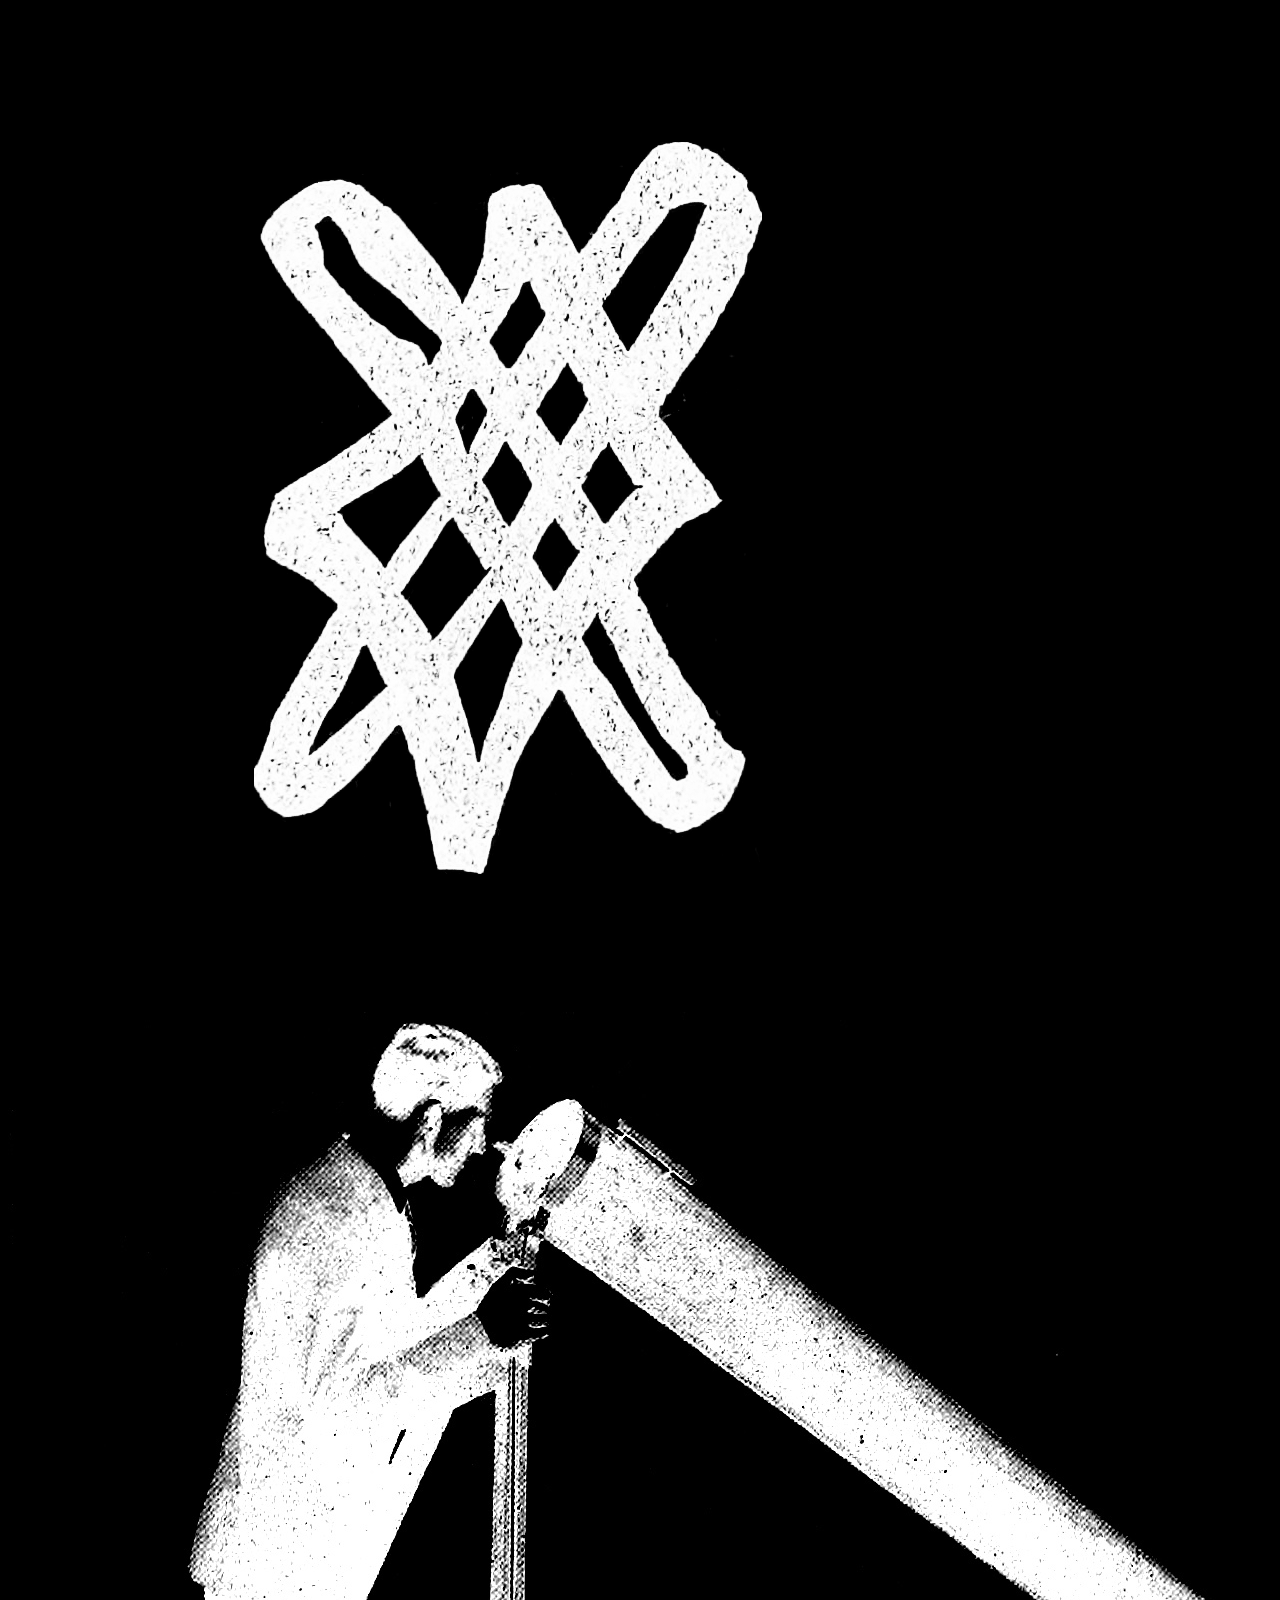
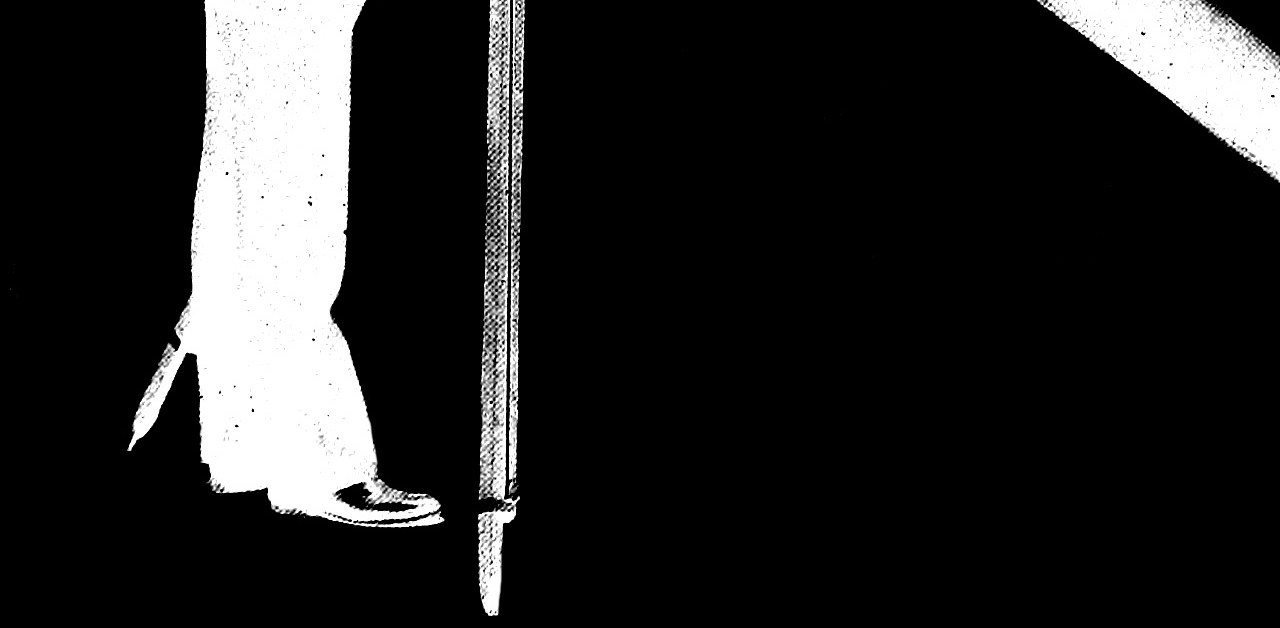
<file: index.html>
<!DOCTYPE html>
<head>
  <meta charset="utf-8">
  <title>Bash the Fash in!</title>
  <style>
    body {background-color: black;}
  </style>
</head>
<body>
  <header>
   
  </header>
  <section class="main">
  <a href="./housingproject"><img src="https://karlstrope.github.io/img/pic.png" alt="alt"></a>
  <a href="./authorship"><img src="./img/authorship.jpg" alt="me"></a>
  </section>
</body>
</file>
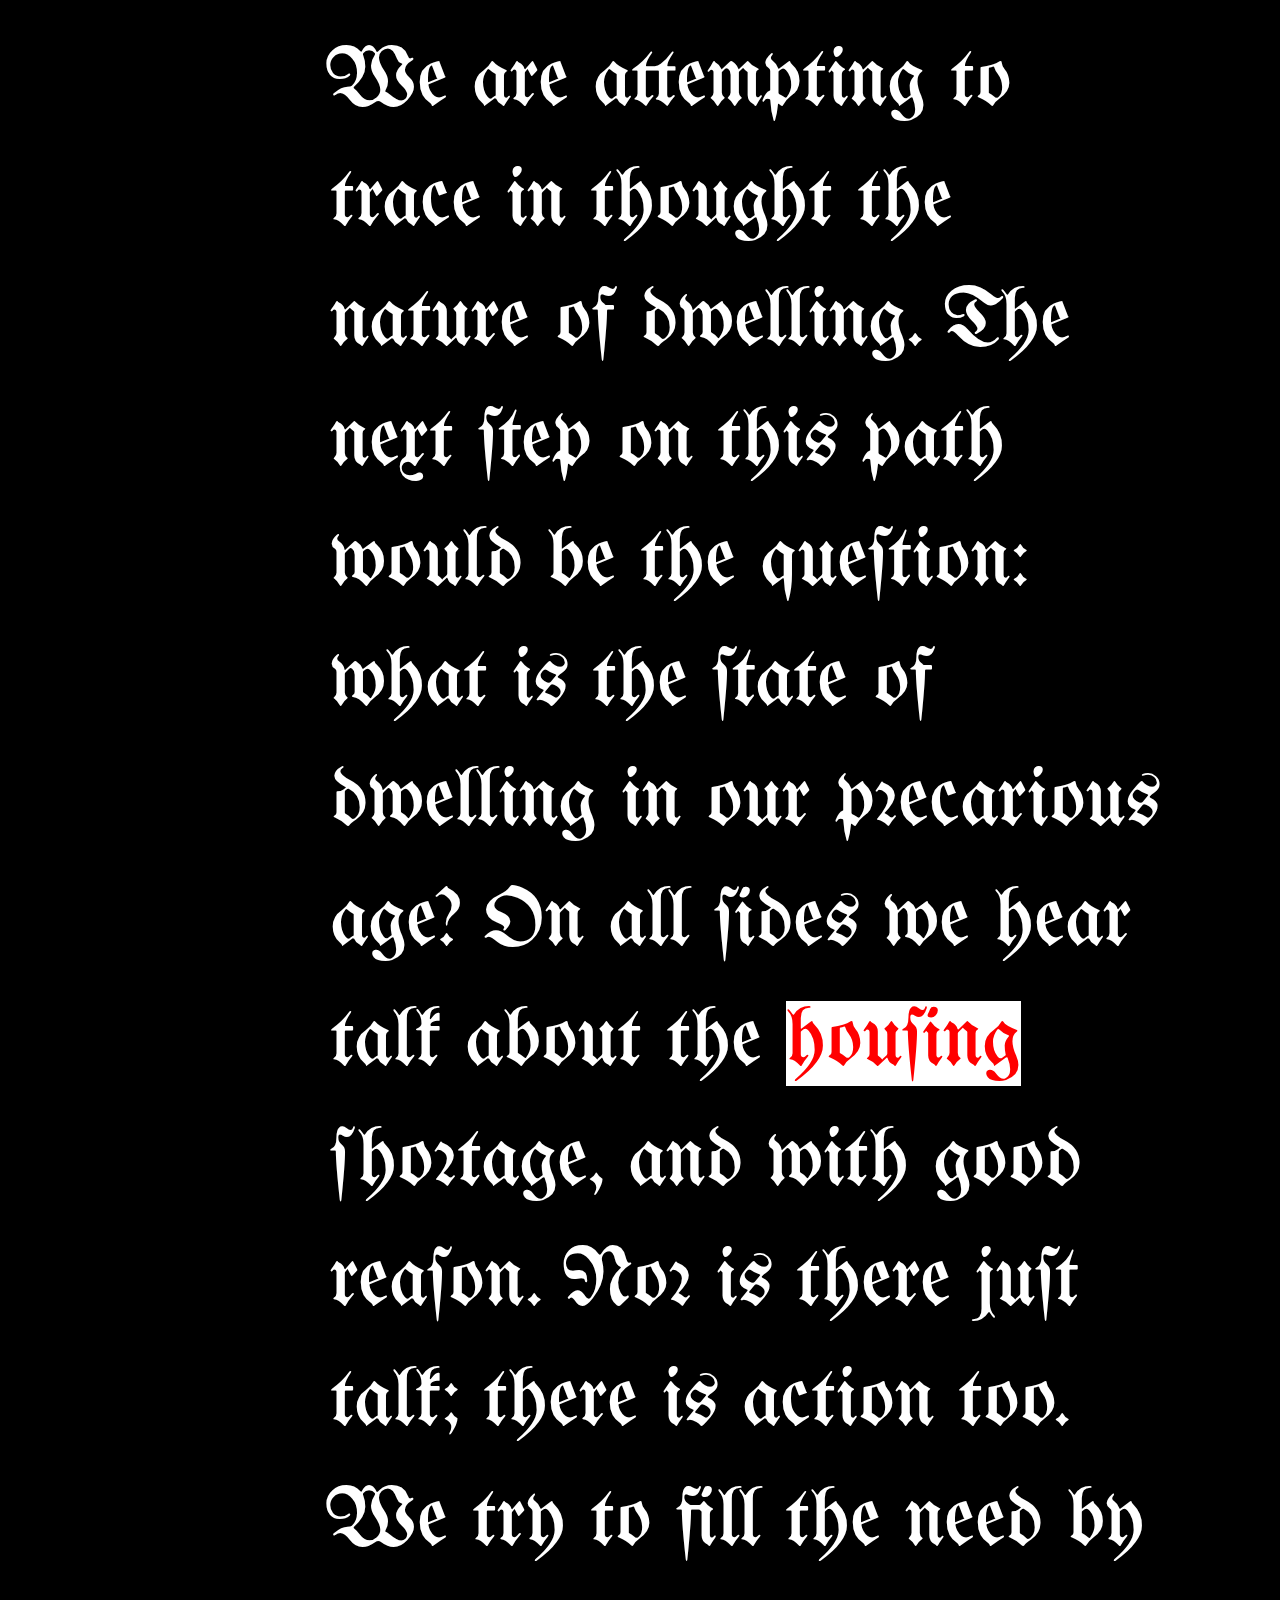
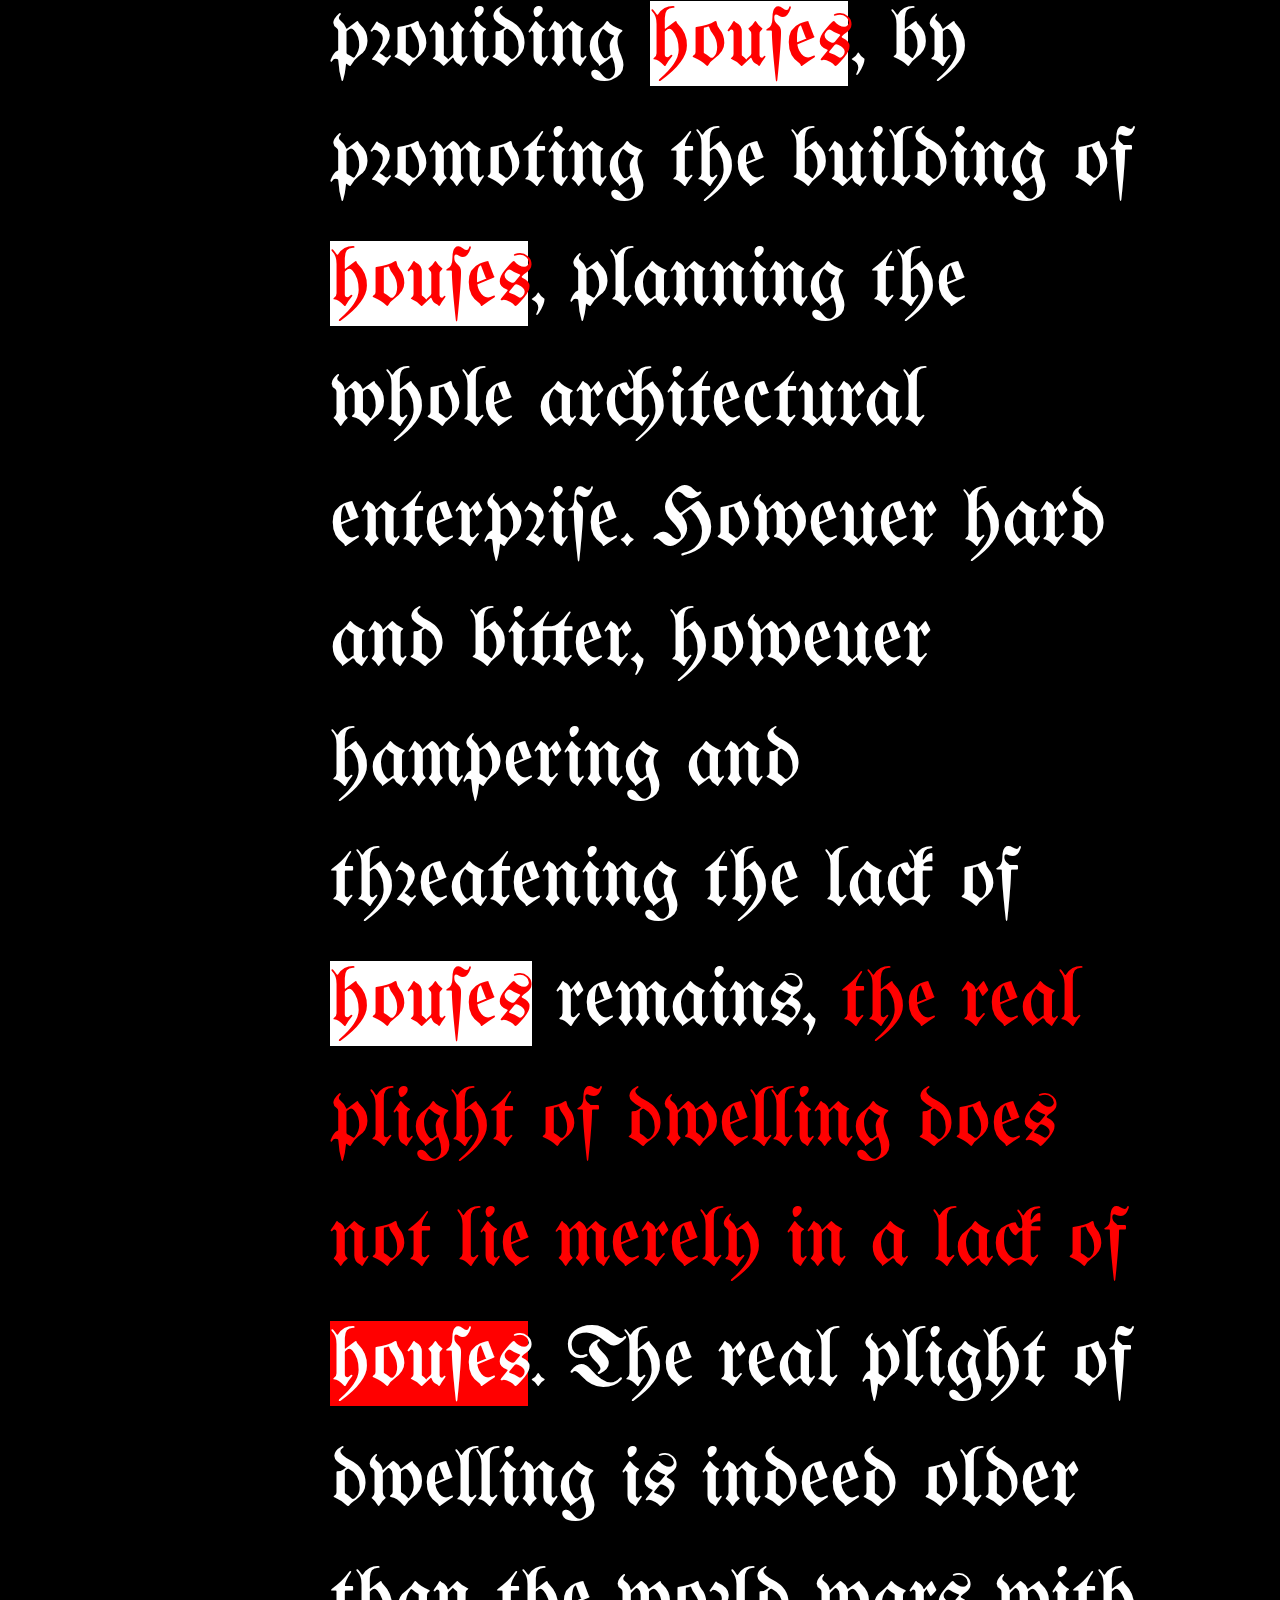
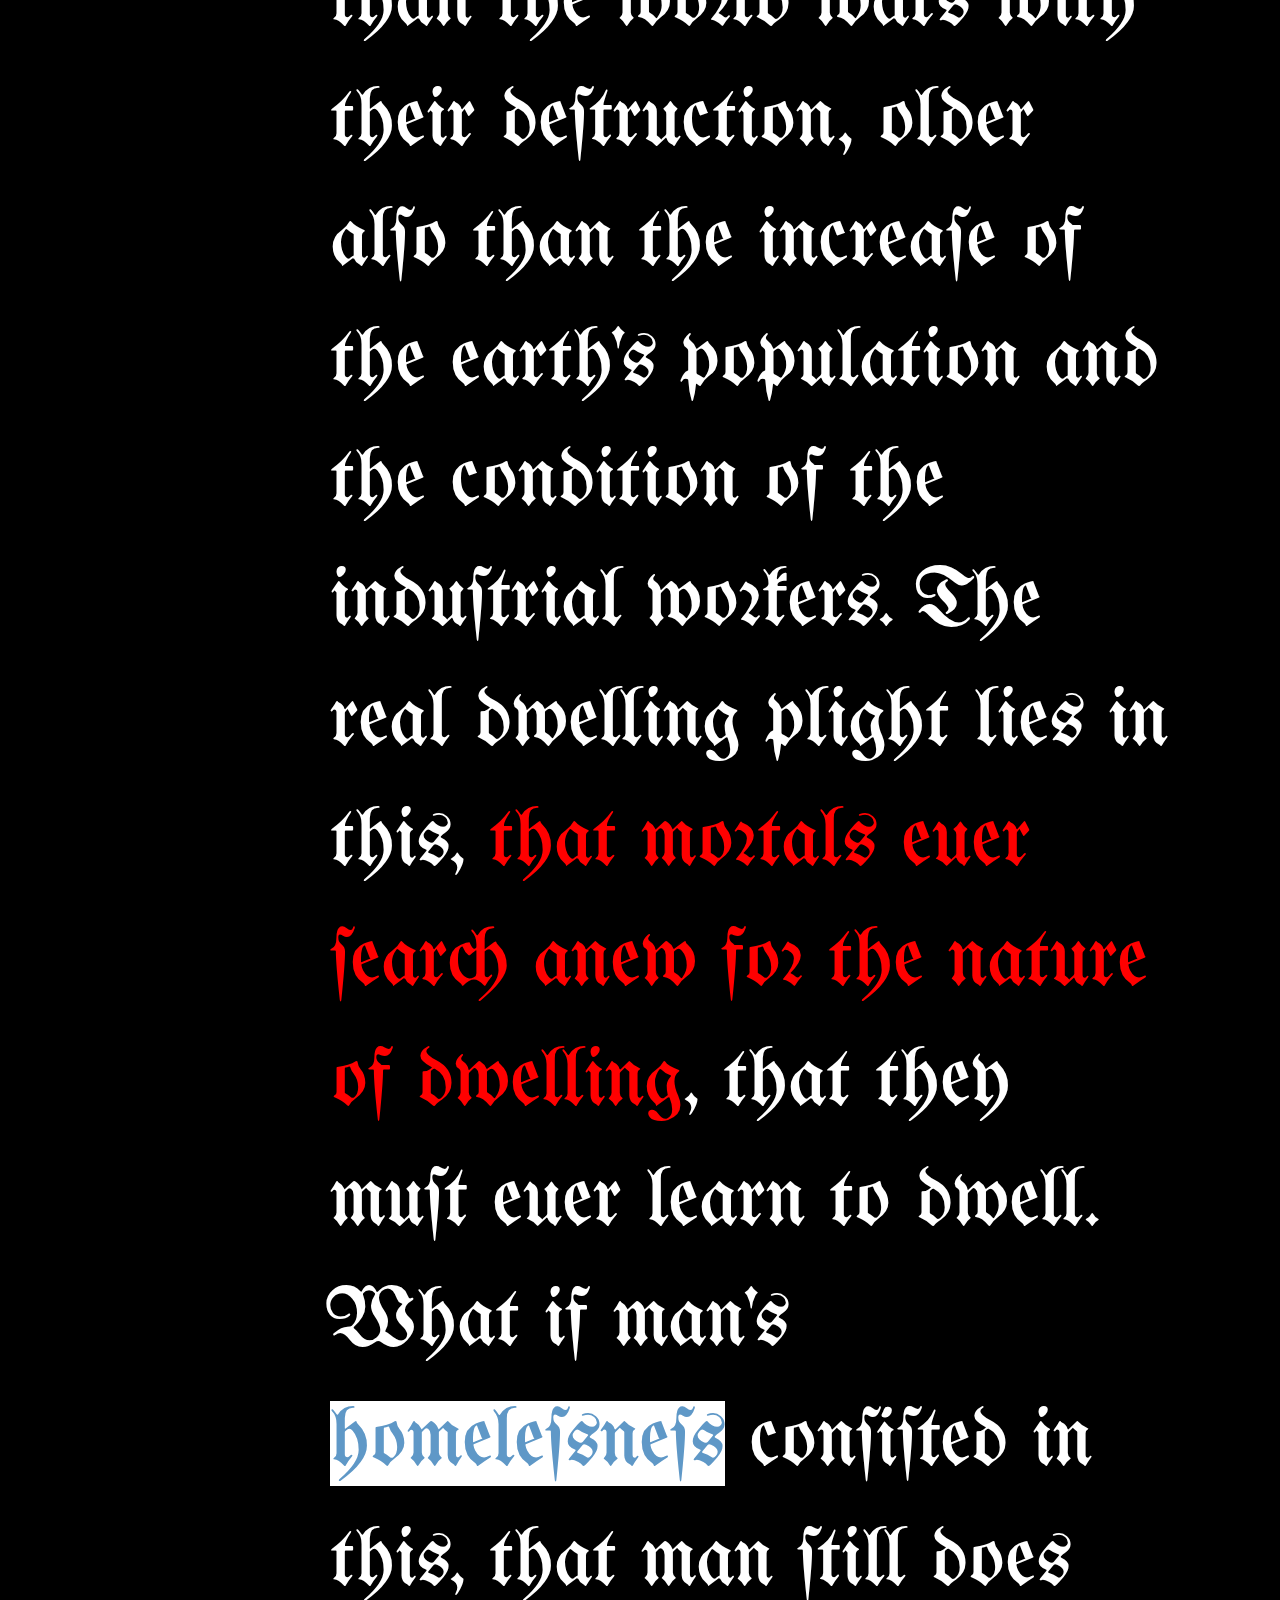
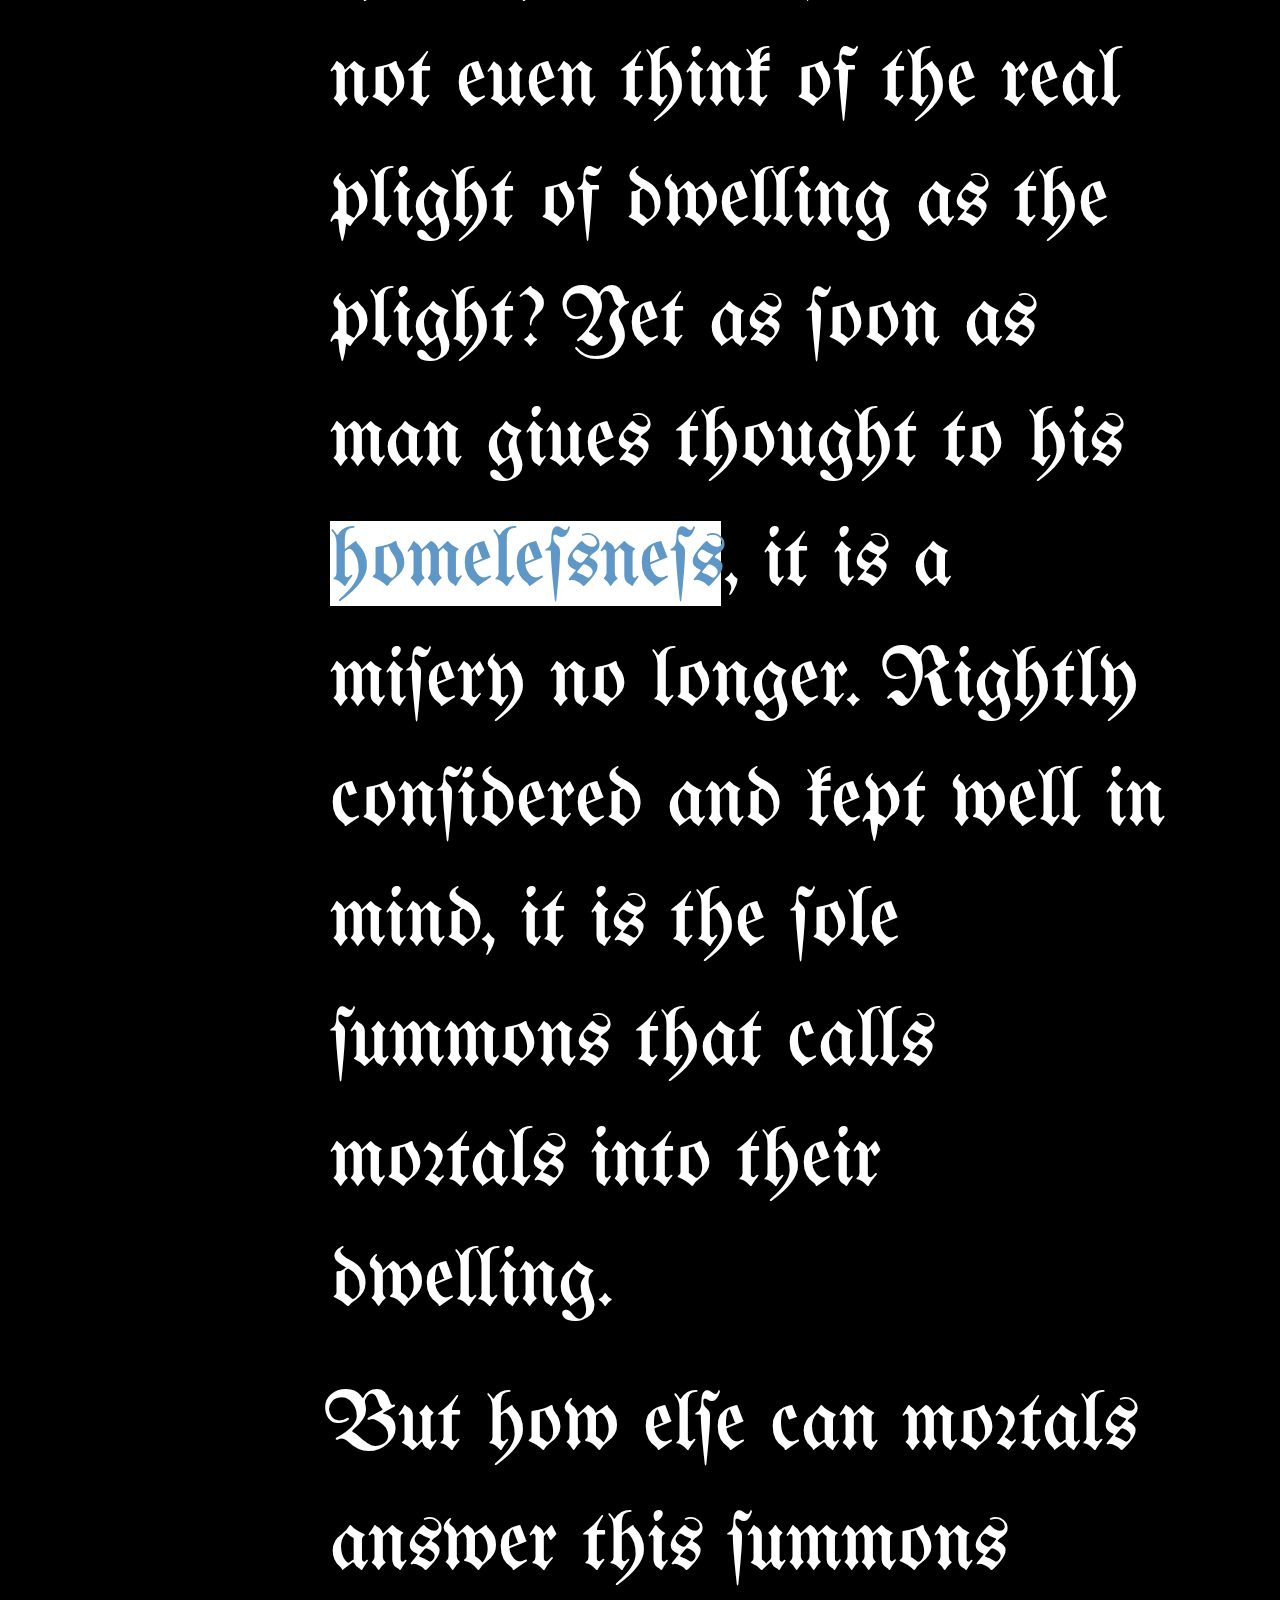
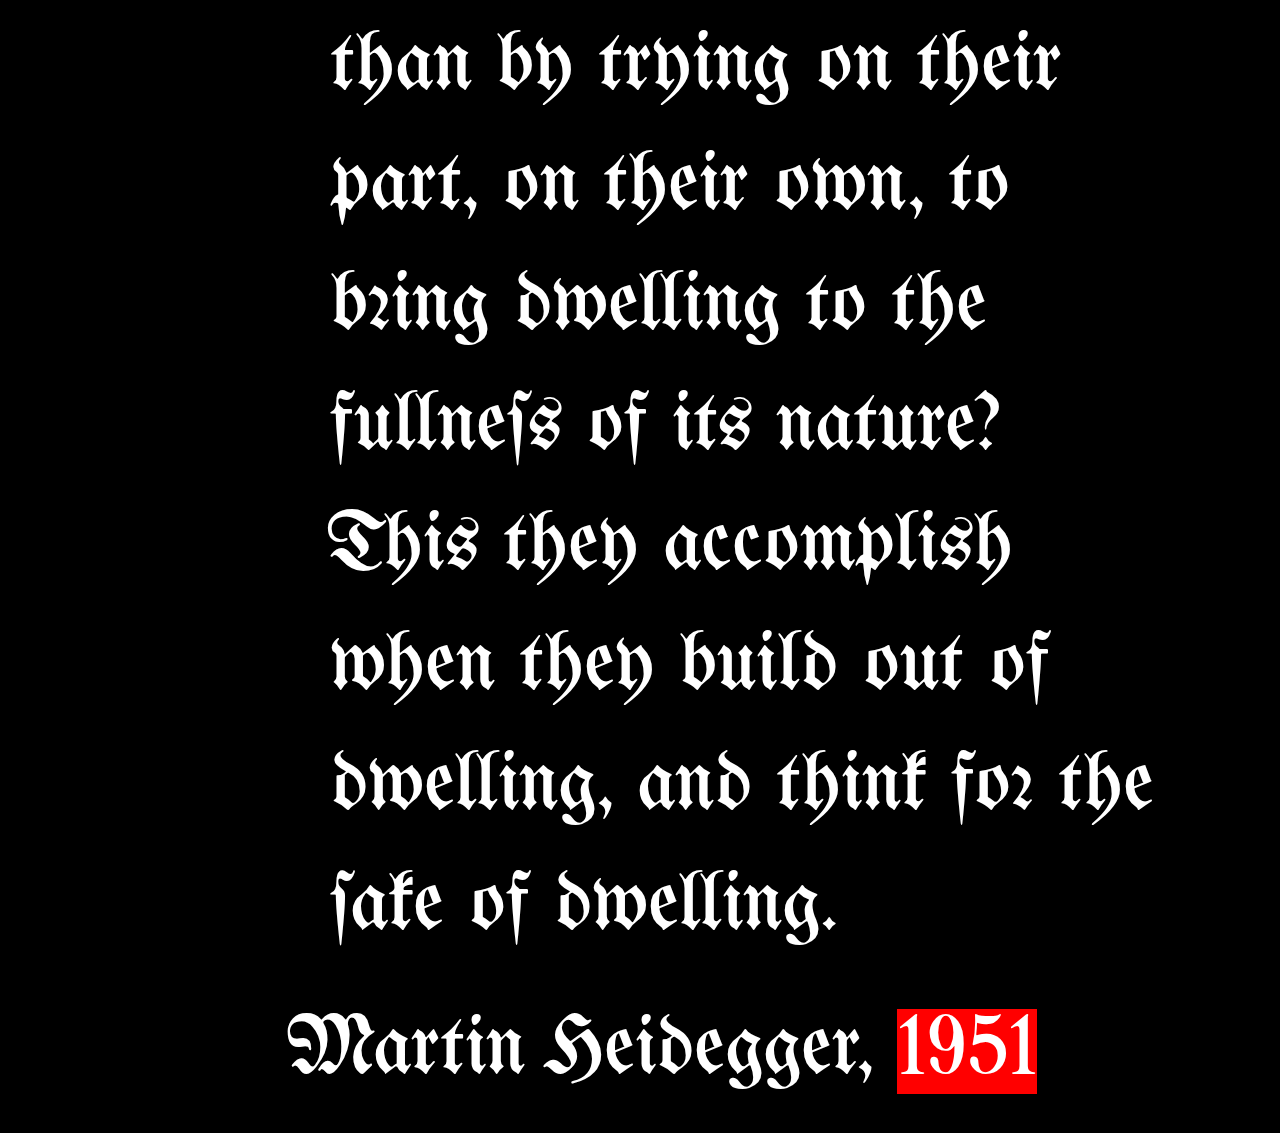
<file: housingproject.html>
<!DOCTYPE html>
<html>
<head>
	<meta charset="utf-8">
	<title>Housing Project</title>
	<style type="text/css">
		@font-face{
		font-family:'UnifrakturMaguntia16';
			src:url('fonts/akhkagkypxxfz1s.eot');
			src:url('fonts/akhkagkypxxfz1s.eot?#iefix') format('embedded-opentype'),
				url('fonts/akhkagkypxxfz1s.woff') format('woff'),
				url('fonts/akhkagkypxxfz1s.ttf') format('truetype'),
				url('fonts/akhkagkypxxfz1s.svg#UnifrakturMaguntia16') format('svg');
		font-weight:normal;
		font-style:normal;}
		@font-face {
  		font-family: 'GentiumPlusW';
  		src: url(fonts/GentiumPlus-R.woff);}
  		@font-face {
  		font-family: 'GentiumPlusW';
  		font-style: italic;
  		src: url(GentiumPlus-I.woff);}	
		html { font-size: 15px; }
	    body { width: 87.5%;
	           margin-left: auto;
	           margin-right: auto;
	           padding-left: 12.5%;
	           font-family: 'UnifrakturMaguntia16', Georgia, serif;
	           background-color: black;
	           color: white;
	           max-width: 1400px;
	           counter-reset: sidenote-counter; }
	    footer { height: 300px;}
		p, ol, ul { font-size: 5.5rem; }
	    p { line-height: 8rem;
	        margin-top: 1.6rem;
	        margin-bottom: 1.4rem;
	        padding-right: 2rem;
	        padding-left: 6rem;
	        vertical-align: baseline; }
	</style>
</head>
<body>
<header>
	<figure>
		<blockquote><p>We are attempting to trace in thought the nature of dwelling. The next step on this path would be the question: what is the state of dwelling in our precarious age? On all sides we hear talk about the <span style="background-color: white;color:red;">housing</span> shortage, and with good reason. Nor is there just talk; there is action too. We try to fill the need by providing <span style="background-color: white;color:red;">houses</span>, by promoting the building of <span style="background-color: white;color:red;">houses</span>, planning the whole architectural enterprise. However hard and bitter, however hampering and threatening the lack of <span style="background-color: white;color:red;">houses</span> remains, <span style="color:red;">the real plight of dwelling does not lie merely in a lack of <span style="background-color:red;color:white;">houses</span></span>. The real plight of dwelling is indeed older than the world wars with their destruction, older also than the increase of the earth's population and the condition of the industrial workers. The real dwelling plight lies in this, <span style="color:red;">that mortals ever search anew for the nature of dwelling</span>, that they must ever learn to dwell. What if man's <span style="background-color: white;color:#5F98C7;">homelessness</span> consisted in this, that man still does not even think of the real plight of dwelling as the plight? Yet as soon as man gives thought to his <span style="background-color: white;color:#5F98C7;">homeles͏sness</span>, it is a misery no longer. Rightly considered and kept well in mind, it is the sole summons that calls mortals into their dwelling.</p>
		<p>But how else can mortals answer this summons than by trying on their part, on their own, to bring dwelling to the fullness of its nature? This they accomplish when they build out of dwelling, and think for the sake of dwelling.</p></blockquote>
		<figcaption><p>Martin Heidegger, <span style="background-color:red;">1951</span></figcaption>
	</figure>
</header>
	
<section class="main">
</section>

</body>
</html>
</file>
